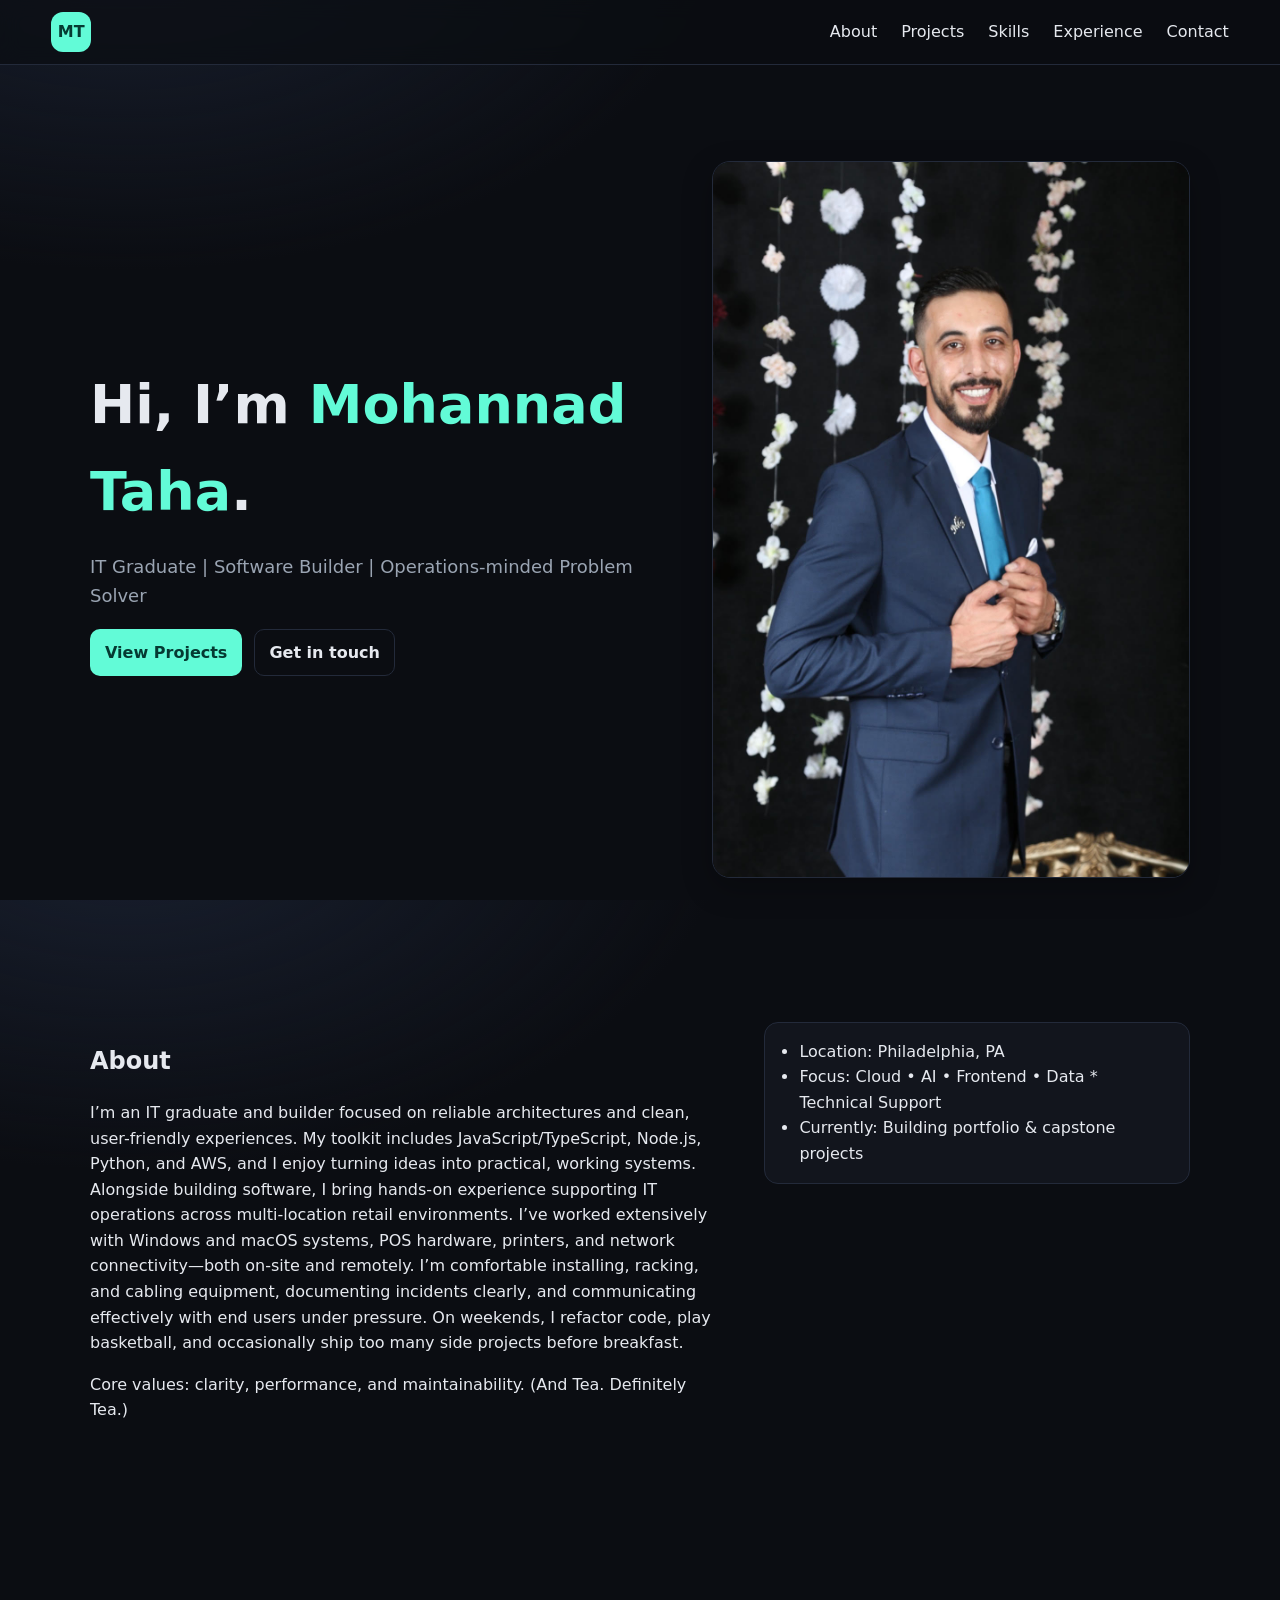
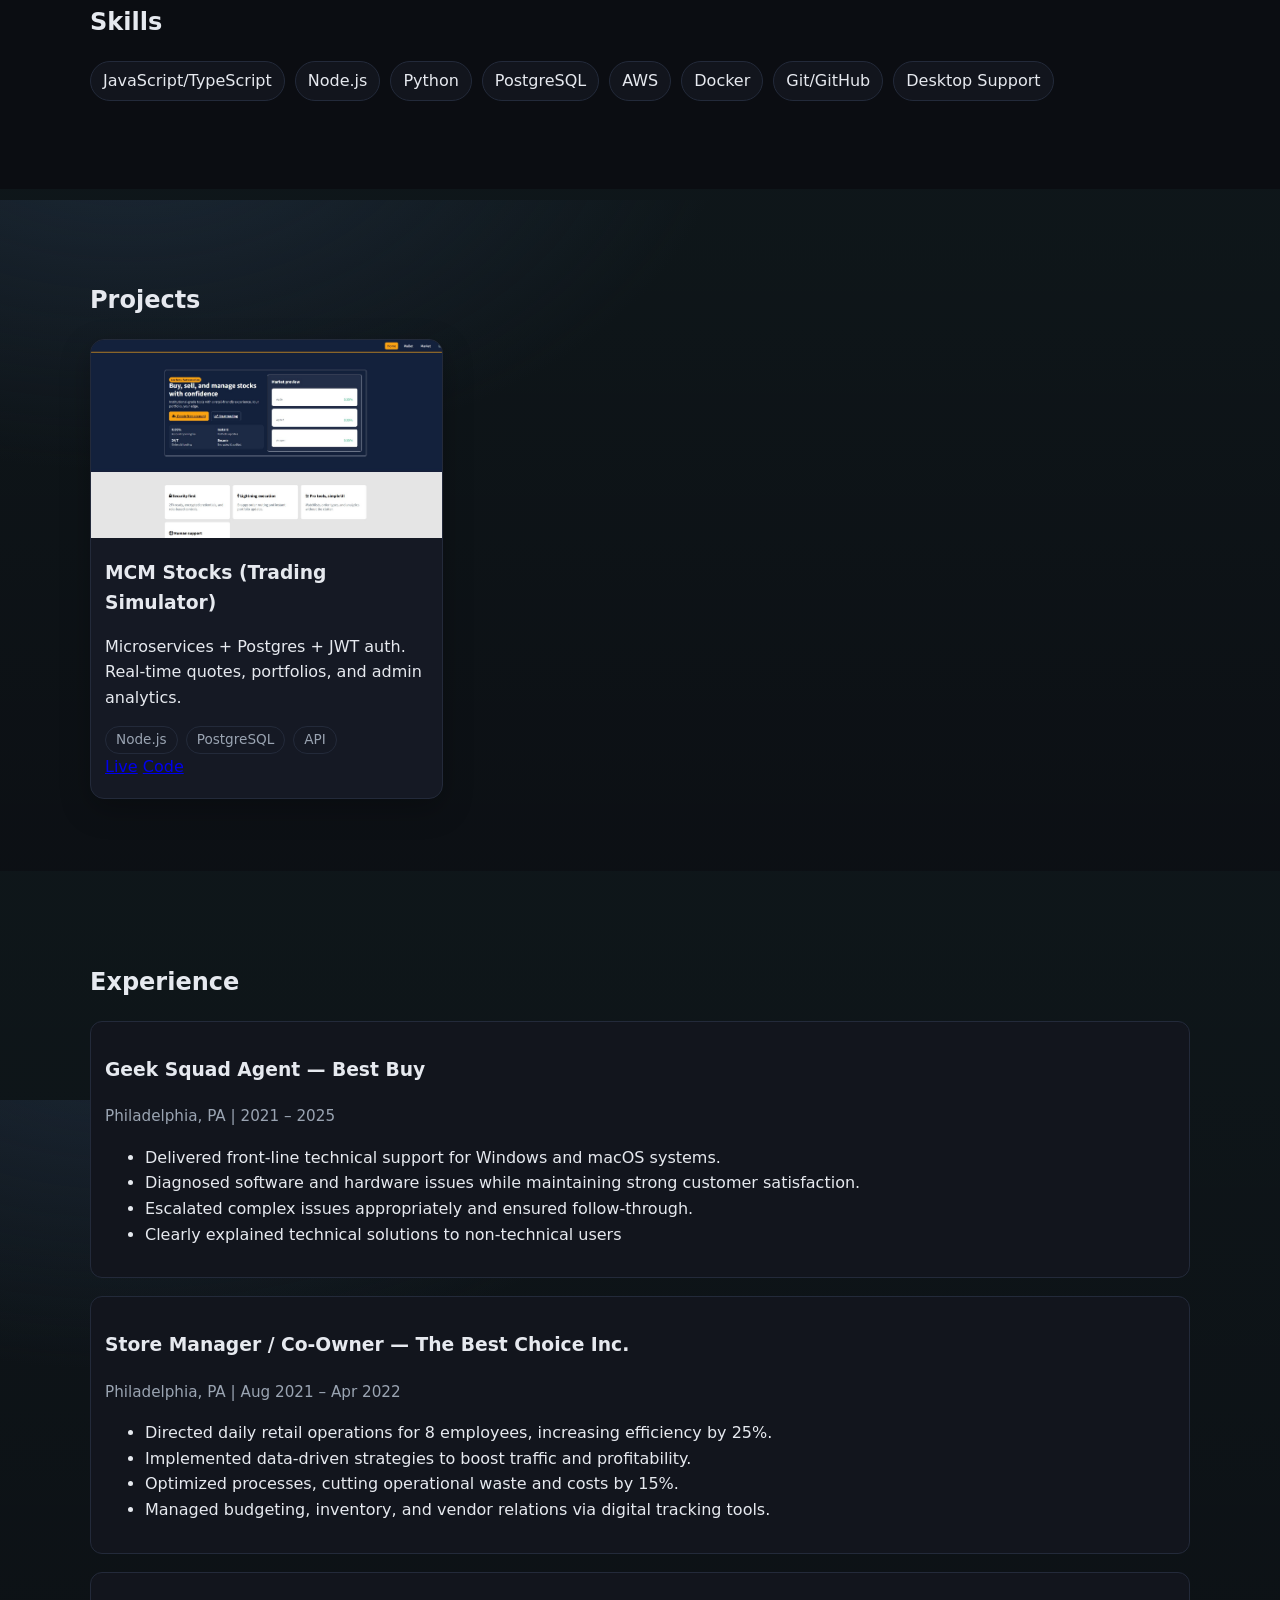
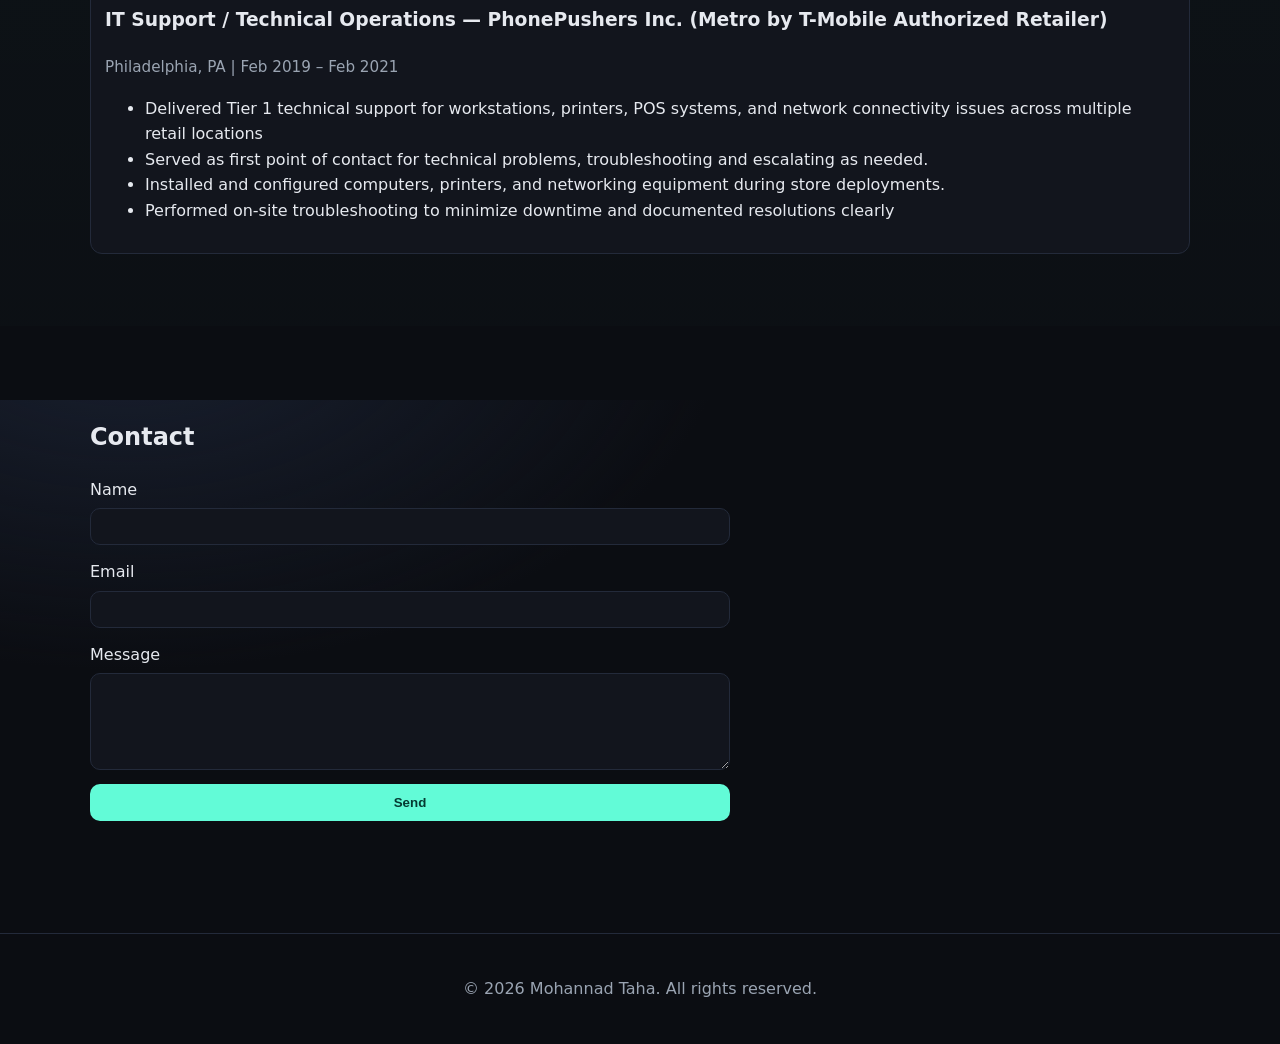
<file: index.html>
<!DOCTYPE html>
<html lang="en">
<head>
  <meta charset="utf-8" />
  <meta name="viewport" content="width=device-width, initial-scale=1" />
  <title>Mohannad Taha — Portfolio</title>
  <meta name="description" content="Portfolio of Mohannad Taha: IT, Cloud, AI, and Data projects." />
  <link rel="icon" href="/icons/favicon.svg" type="image/svg+xml">
  <link rel="icon" href="/icons/favicon.png" type="image/png">
  <link rel="apple-touch-icon" href="/icons/favicon.png">
  <link rel="stylesheet" href="/styles.css" />
</head>

<body>
  <header class="site-header">
    <a class="logo" href="#hero" aria-label="Go to top">MT</a>
    <nav class="nav" id="nav">
      <button class="nav__toggle" aria-expanded="false" aria-controls="nav__menu" aria-label="Toggle navigation">
        <span class="nav__bar"></span><span class="nav__bar"></span><span class="nav__bar"></span>
      </button>
      <ul class="nav__menu" id="nav__menu">
        <li><a href="#about">About</a></li>
        <li><a href="#projects">Projects</a></li>
        <li><a href="#skills">Skills</a></li>
        <li><a href="#experience">Experience</a></li>
        <li><a href="#contact">Contact</a></li>
      </ul>
    </nav>
  </header>

  <main>
    <!-- HERO -->
    <section id="hero" class="section hero">
      <div class="container hero__inner">
        <div class="hero__copy">
          <h1>Hi, I’m <span class="accent">Mohannad Taha</span>.</h1>
          <p class="lead">
            IT Graduate | Software Builder | Operations-minded Problem Solver 
          </p>
          <div class="hero__cta">
            <a class="btn" href="#projects">View Projects</a>
            <a class="btn btn--ghost" href="#contact" aria-label="Jump to contact">Get in touch</a>
          </div>
        </div>
        <div class="hero__media">
          <img src="/assets/MyPicture.jpg" alt="Portrait illustration" width="320" height="320" loading="lazy">
        </div>
      </div>
    </section>

    <!-- ABOUT -->
    <section id="about" class="section">
      <div class="container two-col">
        <div>
          <h2>About</h2>
          <p>
            I’m an IT graduate and builder focused on reliable architectures and clean, user-friendly experiences. My toolkit includes JavaScript/TypeScript, Node.js, Python, and AWS, and I enjoy turning ideas into practical, working systems.
            Alongside building software, I bring hands-on experience supporting IT operations across multi-location retail environments. I’ve worked extensively with Windows and macOS systems, POS hardware, printers, and network connectivity—both on-site and remotely. I’m comfortable installing, racking, and cabling equipment, documenting incidents clearly, and communicating effectively with end users under pressure.
            
            On weekends, I refactor code, play basketball, and occasionally ship too many side projects before breakfast.
          </p>
          <p>
            Core values: clarity, performance, and maintainability. (And Tea. Definitely Tea.)
          </p>
        </div>
        <aside class="about__facts">
          <ul>
            <li>Location: Philadelphia, PA</li>
            <li>Focus: Cloud • AI • Frontend • Data * Technical Support</li>
            <li>Currently: Building portfolio & capstone projects</li>
          </ul>
        </aside>
      </div>
    </section>
    
    <!-- SKILLS -->
    <section id="skills" class="section">
      <div class="container">
        <h2>Skills</h2>
        <ul class="chips">
          <li>JavaScript/TypeScript</li><li>Node.js</li><li>Python</li>
          <li>PostgreSQL</li><li>AWS</li><li>Docker</li><li>Git/GitHub</li>
          <li>Desktop Support</li>
        </ul>
      </div>
    </section>
    <!-- PROJECTS -->
    <section id="projects" class="section bg-soft">
      <div class="container">
        <h2>Projects</h2>
        <div class="grid projects">
          <article class="card">
            <img src="/assets/mcmstocks.jpg" alt="Project cover" loading="lazy" width="640" height="360">
            <div class="card__body">
              <h3>MCM Stocks (Trading Simulator)</h3>
              <p>Microservices + Postgres + JWT auth. Real-time quotes, portfolios, and admin analytics.</p>
              <div class="card__tags"><span>Node.js</span><span>PostgreSQL</span><span>API</span></div>
              <div class="card__cta">
                <a href="#" class="link">Live</a>
                <a href="#" class="link">Code</a>
              </div>
            </div>
          </article>
        </div>
      </div>
    </section>

    <!-- EXPERIENCE -->
    <section id="experience" class="section bg-soft">
      <div class="container">
        <h2>Experience</h2>
        <div class="timeline">
          <div class="timeline__item">
            <h3>Geek Squad Agent — Best Buy</h3>
            <span class="muted">Philadelphia, PA | 2021 – 2025</span>
            <ul>
              <li>Delivered front-line technical support for Windows and macOS systems.</li>
              <li>Diagnosed software and hardware issues while maintaining strong customer satisfaction.</li>
              <li>Escalated complex issues appropriately and ensured follow-through.</li>
              <li>Clearly explained technical solutions to non-technical users</li>
            </ul>
          </div>
          <div class  ="timeline__item">
            <h3>Store Manager / Co-Owner — The Best Choice Inc.</h3>
            <span class="muted">Philadelphia, PA | Aug 2021 – Apr 2022</span>
            <ul>
              <li>Directed daily retail operations for 8 employees, increasing efficiency by 25%.</li>
              <li>Implemented data-driven strategies to boost traffic and profitability.</li>
              <li>Optimized processes, cutting operational waste and costs by 15%.</li>
              <li>Managed budgeting, inventory, and vendor relations via digital tracking tools.</li>
            </ul>
          </div>
          <div class="timeline__item">
            <h3>IT Support / Technical Operations — PhonePushers Inc. (Metro by T-Mobile Authorized Retailer)</h3>
            <span class="muted">Philadelphia, PA | Feb 2019 – Feb 2021</span>
            <ul>
              <li>Delivered Tier 1 technical support for workstations, printers, POS systems, and network connectivity issues across multiple retail locations</li>
              <li>Served as first point of contact for technical problems, troubleshooting and escalating as needed.</li>
              <li>Installed and configured computers, printers, and networking equipment during store deployments.</li>
              <li>Performed on-site troubleshooting to minimize downtime and documented resolutions clearly</li>
            </ul>
          </div>
        </div>
        </div>
      </div>
      
    </section>

    <!-- CONTACT -->
    <section id="contact" class="section">
      <div class="container">
        <h2>Contact</h2>

        <!-- WORKING NETLIFY FORM WITH REDIRECT -->
        <form 
          name="contact" 
          method="POST" 
          data-netlify="true" 
          netlify-honeypot="bot-field" 
          action="/thank-you.html"
          class="form">

          <!-- REQUIRED for Netlify -->
          <input type="hidden" name="form-name" value="contact">

          <p class="hidden">
            <label>Don’t fill this out: <input name="bot-field" /></label>
          </p>

          <div class="form__row">
            <label for="name">Name</label>
            <input id="name" name="name" type="text" required />
          </div>

          <div class="form__row">
            <label for="email">Email</label>
            <input id="email" name="email" type="email" required />
          </div>

          <div class="form__row">
            <label for="message">Message</label>
            <textarea id="message" name="message" rows="5" required></textarea>
          </div>

          <button class="btn" type="submit">Send</button>
        </form>
      </div>
    </section>
  </main>

  <footer class="site-footer">
    <div class="container">
      <p>© <span id="year"></span> Mohannad Taha. All rights reserved.</p>
    </div>
  </footer>

  <script src="/script.js"></script>
</body>
</html>
</file>
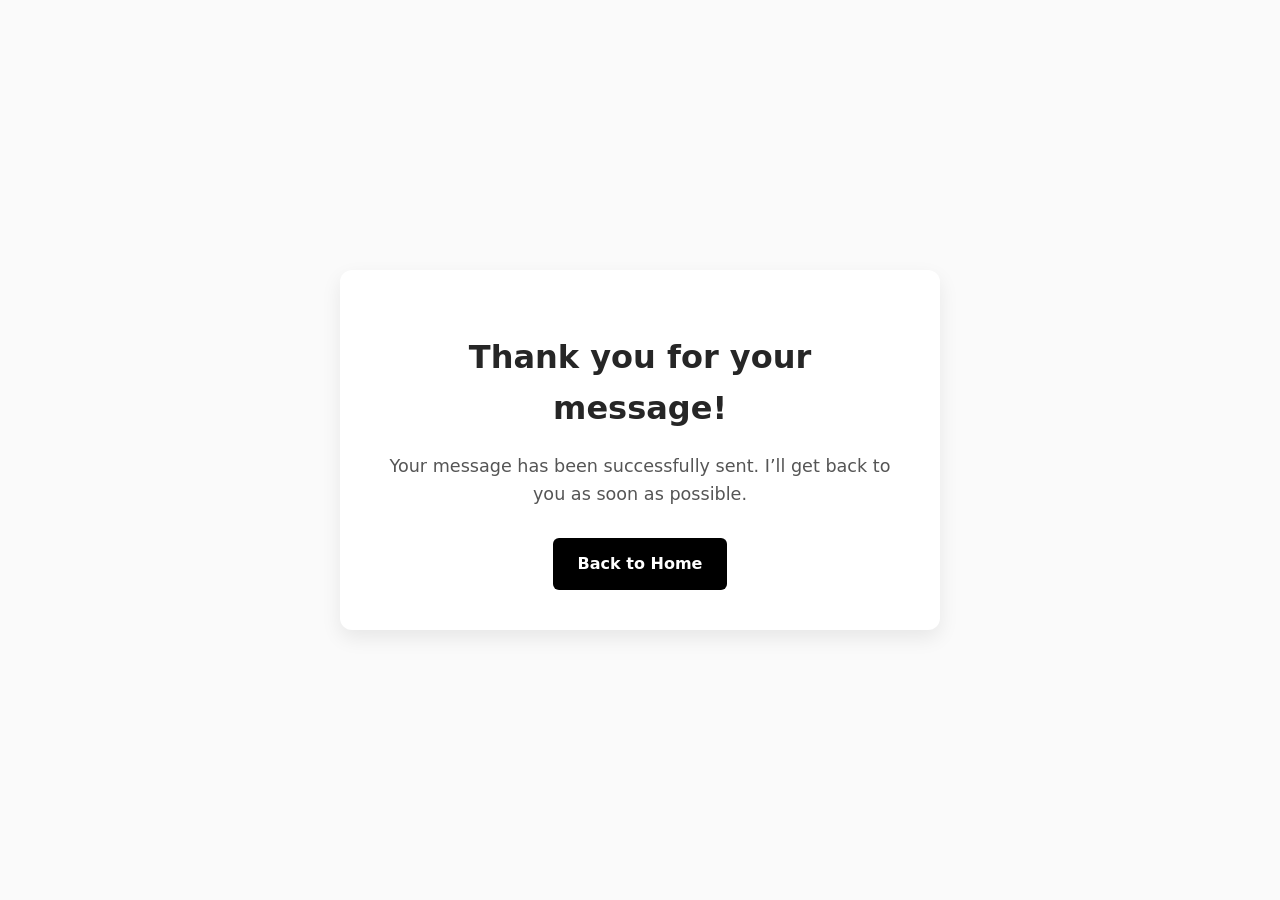
<file: thank-you.html>
<!DOCTYPE html>
<html lang="en">
<head>
  <meta charset="UTF-8" />
  <meta name="viewport" content="width=device-width, initial-scale=1.0" />
  <title>Thank You — Mohannad Taha</title>
  <link rel="stylesheet" href="/styles.css" />
  <style>
    body {
      display: flex;
      align-items: center;
      justify-content: center;
      min-height: 100vh;
      background: #fafafa;
      text-align: center;
      font-family: system-ui, sans-serif;
      padding: 20px;
    }
    .box {
      max-width: 600px;
      background: white;
      padding: 40px;
      border-radius: 12px;
      box-shadow: 0 8px 20px rgba(0, 0, 0, 0.08);
    }
    h1 {
      font-size: 2rem;
      margin-bottom: 10px;
      color: #262626;
    }
    p {
      color: #555;
      font-size: 1.1rem;
      margin-bottom: 30px;
    }
    .btn {
      display: inline-block;
      padding: 12px 24px;
      background: #000;
      color: #fff;
      border-radius: 6px;
      text-decoration: none;
      transition: background 0.2s ease;
    }
    .btn:hover {
      background: #333;
    }
  </style>
</head>

<body>
  <div class="box">
    <h1>Thank you for your message!</h1>
    <p>Your message has been successfully sent. I’ll get back to you as soon as possible.</p>
    <a class="btn" href="/">Back to Home</a>
  </div>
</body>
</html>
</file>
<file: styles.css>
/* Minimal, modern, responsive portfolio styles */
:root {
  --bg: #0b0d12;
  --surface: #12151d;
  --soft: #0f1117;
  --text: #e6e9ef;
  --muted: #9aa4b2;
  --accent: #62fbd7;
  --accent-ink: #053a32;
  --card: #151924;
  --border: #232a3a;
  --shadow: 0 10px 30px rgba(0,0,0,0.25);
}

* { box-sizing: border-box; }
html, body { height: 100%; }
body {
  margin: 0;
  font: 16px/1.6 system-ui, -apple-system, Segoe UI, Roboto, Ubuntu, Cantarell, Noto Sans, Arial, "Apple Color Emoji","Segoe UI Emoji";
  color: var(--text);
  background: radial-gradient(1000px 600px at 10% -10%, #192030 0%, transparent 60%), var(--bg);
}

.container { width: min(1100px, 92%); margin-inline: auto; }

.section { padding: 72px 0; }
.bg-soft { background: linear-gradient(180deg, rgba(98,251,215,0.04), rgba(98,251,215,0.01)); }

.site-header {
  position: sticky; top: 0; z-index: 50;
  background: rgba(11,13,18,0.7);
  backdrop-filter: blur(10px);
  border-bottom: 1px solid var(--border);
  display: flex; align-items: center; justify-content: space-between;
  padding: 12px 4%;
}
.logo {
  display:inline-grid; place-items:center;
  width: 40px; height: 40px; border-radius: 12px;
  background: var(--accent); color: var(--accent-ink); font-weight: 800; text-decoration: none;
}
.nav__toggle { display:none; background:none; border:0; cursor:pointer; }
.nav__bar { display:block; width:22px; height:2px; background:var(--text); margin:5px 0; }
.nav__menu { display:flex; list-style:none; gap:24px; padding:0; margin:0; }
.nav__menu a { color: var(--text); text-decoration:none; }
.nav__menu a:hover { color: var(--accent); }

@media (max-width: 860px){
  .nav__toggle { display:block; }
  .nav__menu { display:none; position:absolute; right:4%; top:60px; background:var(--surface); padding:14px; border:1px solid var(--border); border-radius: 12px; flex-direction:column; width: 220px; }
  .nav__menu.show { display:flex; }
}

.hero { padding: 96px 0 72px; }
.hero__inner { display:grid; grid-template-columns: 1.2fr 1fr; gap:48px; align-items:center; }
.hero__copy h1 { font-size: clamp(34px, 5vw, 54px); margin:0 0 10px; }
.lead { font-size: 1.125rem; color: var(--muted); }
.hero__cta { margin-top: 18px; display:flex; gap:12px; }

.hero__media img {
  display:block; width:100%; height:auto; border-radius: 18px; background: var(--surface);
  border: 1px solid var(--border); box-shadow: var(--shadow);
}

.two-col { display:grid; grid-template-columns: 1.2fr 0.8fr; gap:36px; align-items:start; }
.about__facts { background: var(--surface); border:1px solid var(--border); border-radius: 14px; padding:16px; }
.about__facts ul { margin:0; padding:0 0 0 18px; }

.grid.projects {
  display:grid; grid-template-columns: repeat(3, 1fr); gap:20px;
}
.card { background: var(--card); border:1px solid var(--border); border-radius: 14px; overflow:hidden; box-shadow: var(--shadow); }
.card img { display:block; width:100%; height:auto; aspect-ratio: 16/9; object-fit:cover; }
.card__body { padding: 14px 14px 18px; }
.card__body h3 { margin: 6px 0 8px; }
.card__tags { display:flex; flex-wrap:wrap; gap:8px; margin-top:10px; }
.card__tags span { border:1px solid var(--border); border-radius: 999px; padding:2px 10px; font-size: 0.85rem; color: var(--muted); }

.chips { display:flex; flex-wrap:wrap; gap:10px; padding:0; list-style:none; }
.chips li { background: var(--surface); border:1px solid var(--border); padding:6px 12px; border-radius: 999px; }

.timeline { display:grid; gap:18px; }
.timeline__item { background: var(--surface); border:1px solid var(--border); border-radius: 12px; padding:14px; }
.muted { color: var(--muted); font-size: 0.95rem; }

.form { display:grid; gap:14px; max-width: 640px; }
.form__row { display:grid; gap:6px; }
.form input, .form textarea {
  background: var(--surface); border:1px solid var(--border); border-radius: 10px; padding: 10px 12px; color: var(--text);
}
.form__note { color: var(--muted); font-size: 0.9rem; }
.hidden { display:none; }

.btn {
  display:inline-block; padding:10px 14px; border-radius: 10px; background: var(--accent);
  color: var(--accent-ink); font-weight: 700; text-decoration:none; border:1px solid transparent;
}
.btn--ghost { background: transparent; color: var(--text); border-color: var(--border); }
.btn--ghost:hover { border-color: var(--accent); color: var(--accent); }

.site-footer { border-top: 1px solid var(--border); padding: 26px 0; margin-top: 40px; text-align:center; color: var(--muted); }

.accent { color: var(--accent); }

@media (max-width: 1024px){
  .grid.projects { grid-template-columns: repeat(2, 1fr); }
  .two-col { grid-template-columns: 1fr; }
}
@media (max-width: 640px){
  .grid.projects { grid-template-columns: 1fr; }
  .hero__inner { grid-template-columns: 1fr; }
}
</file>
